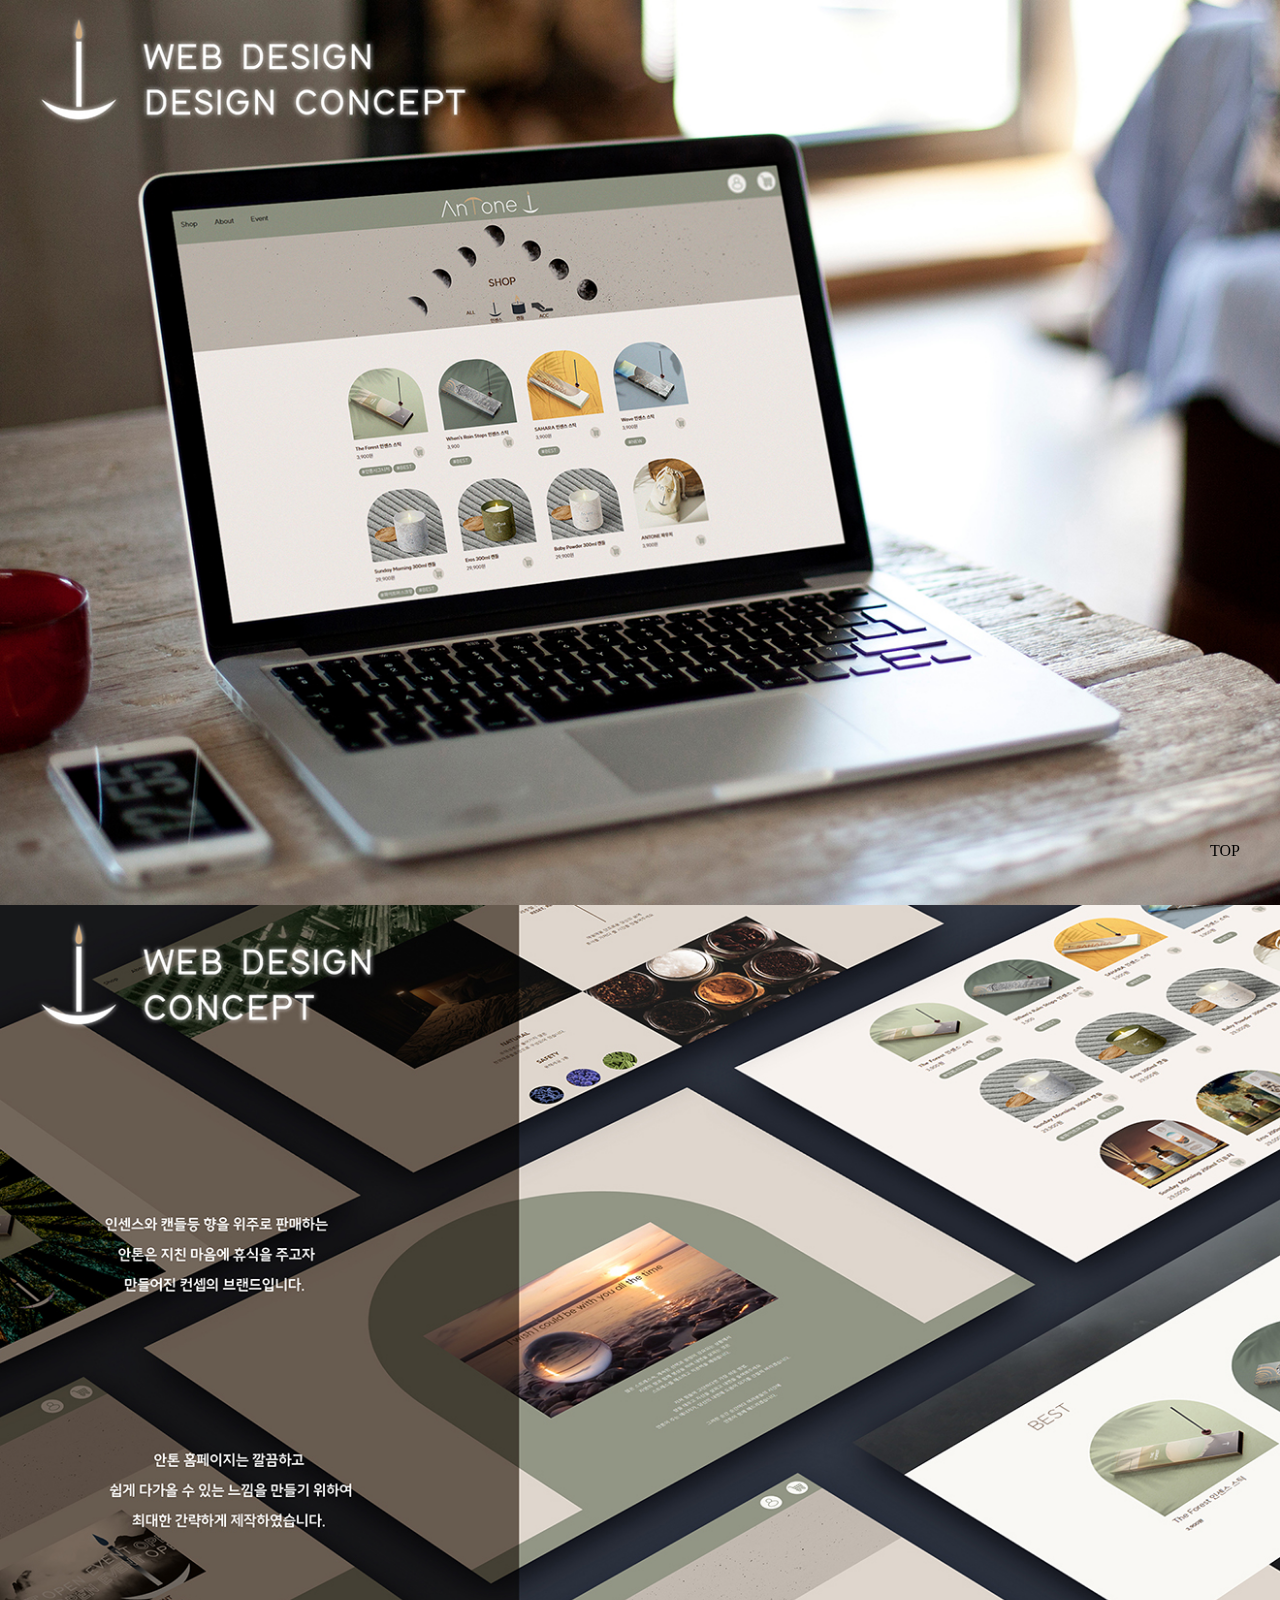
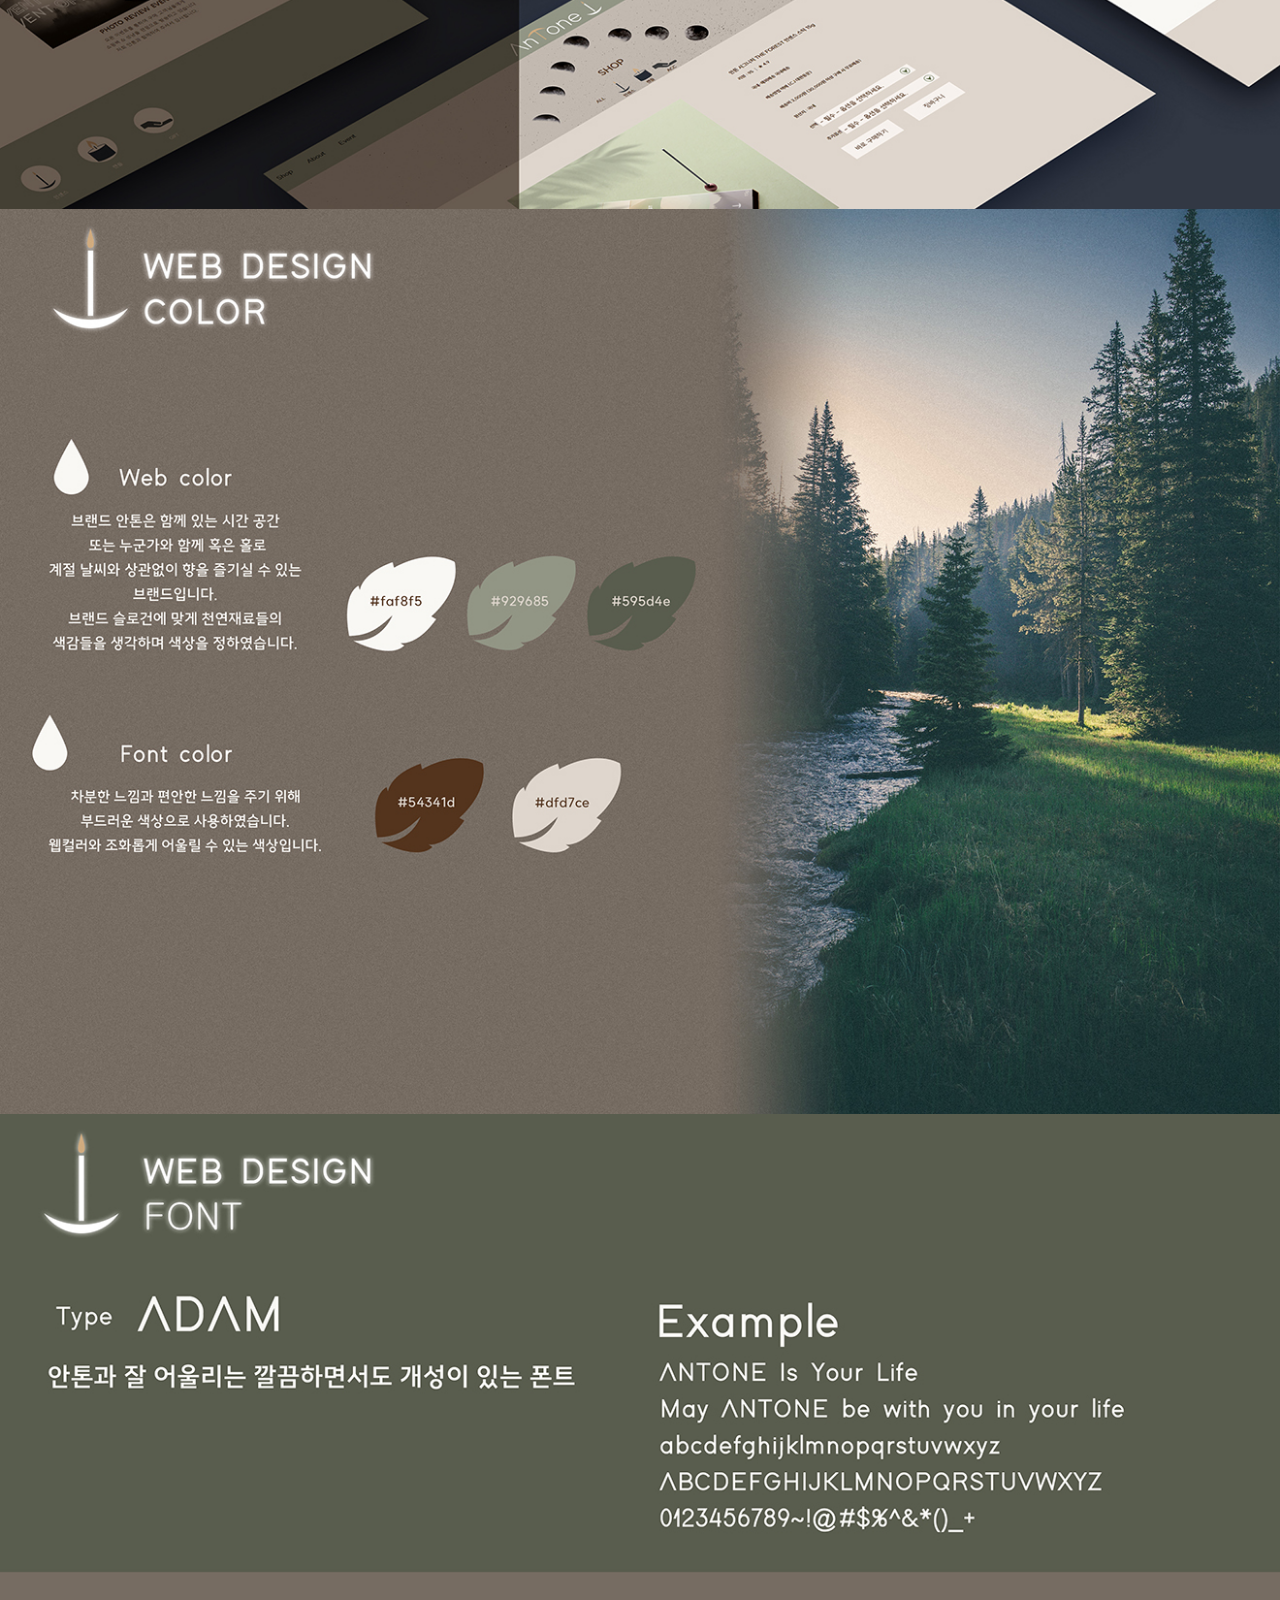
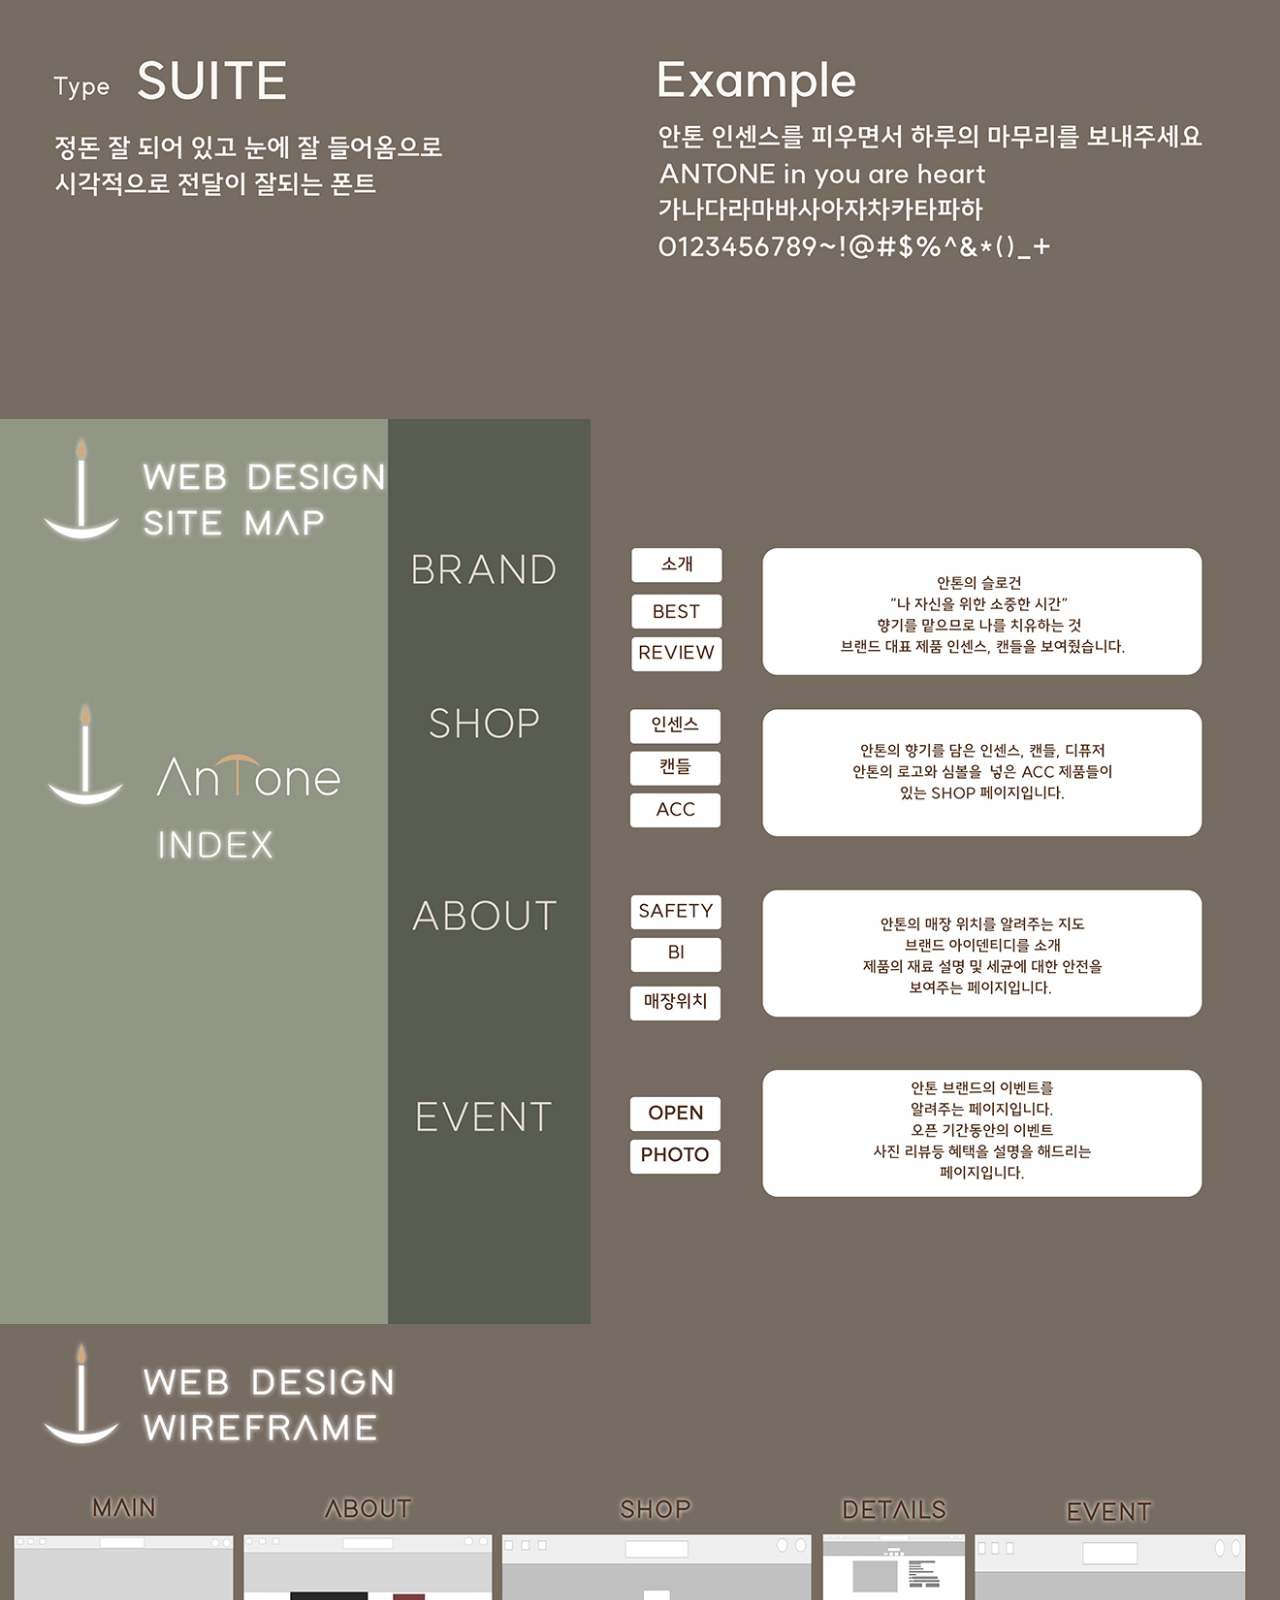
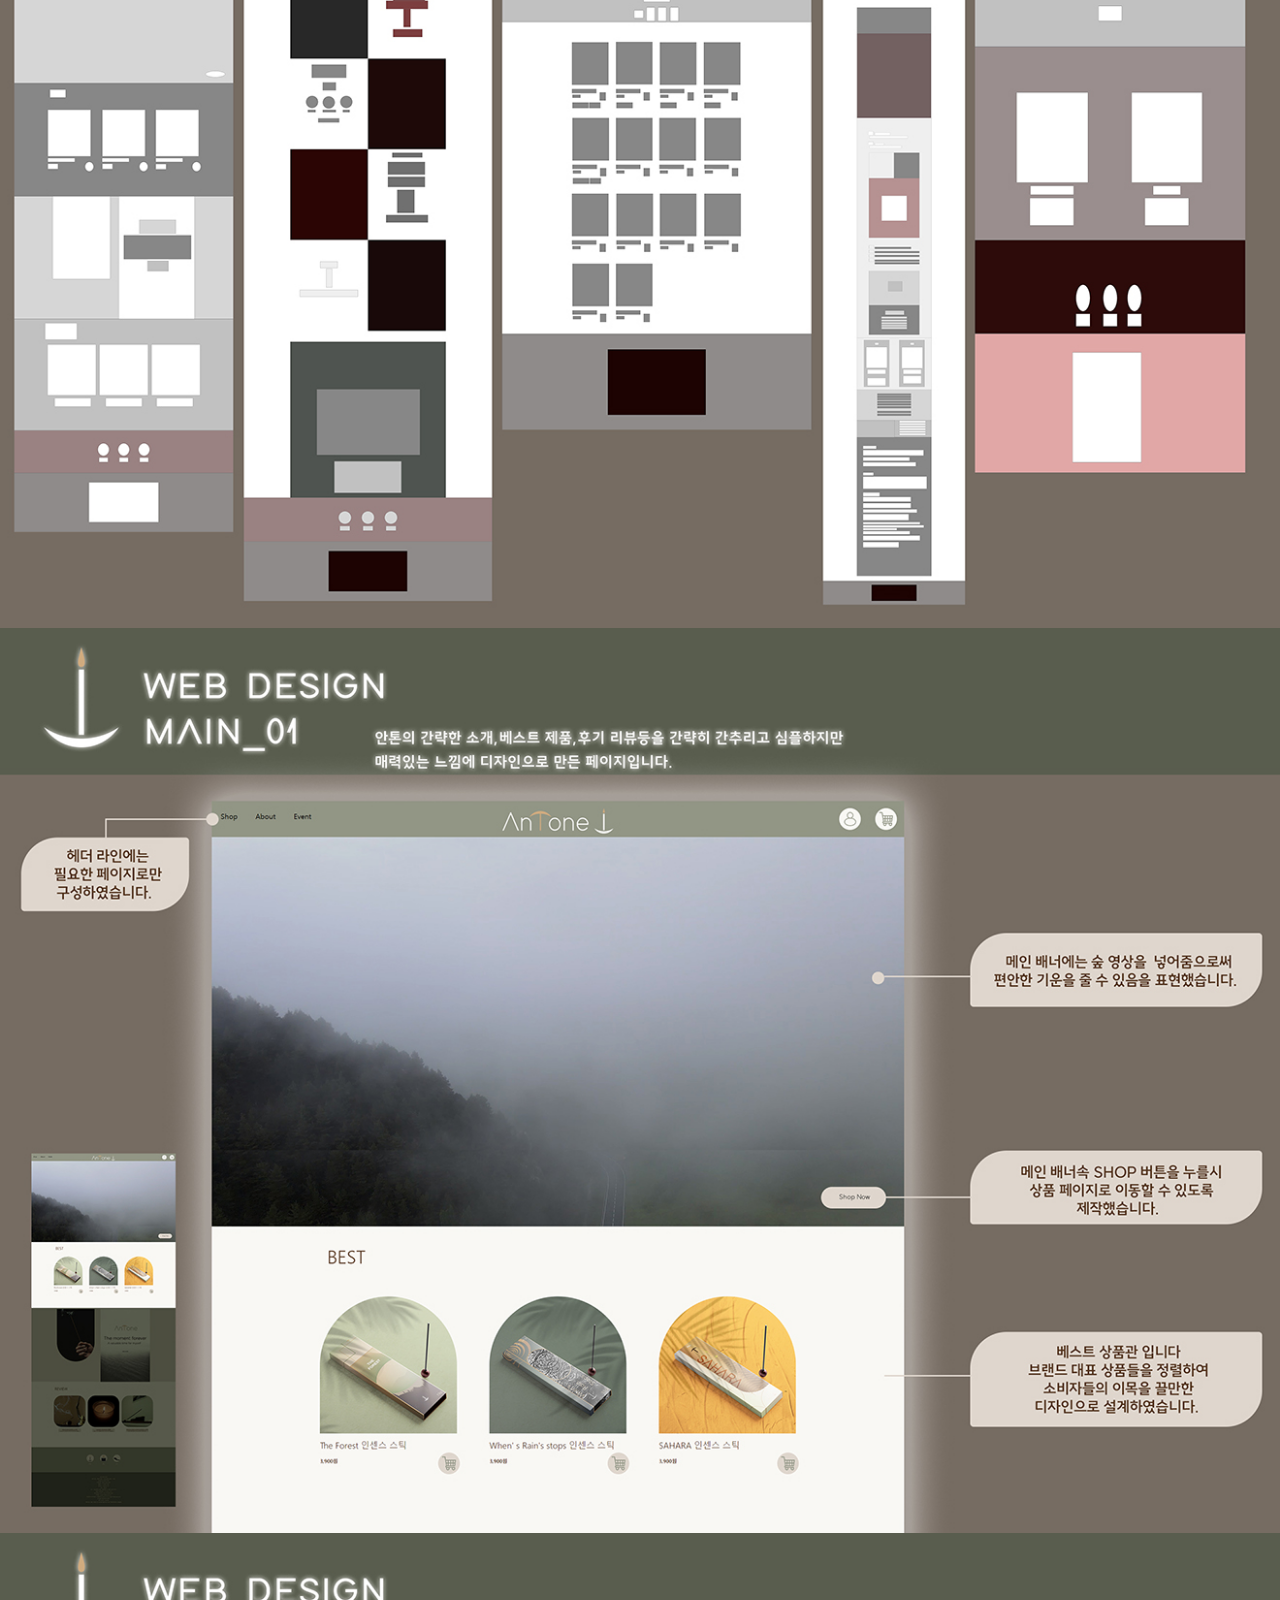
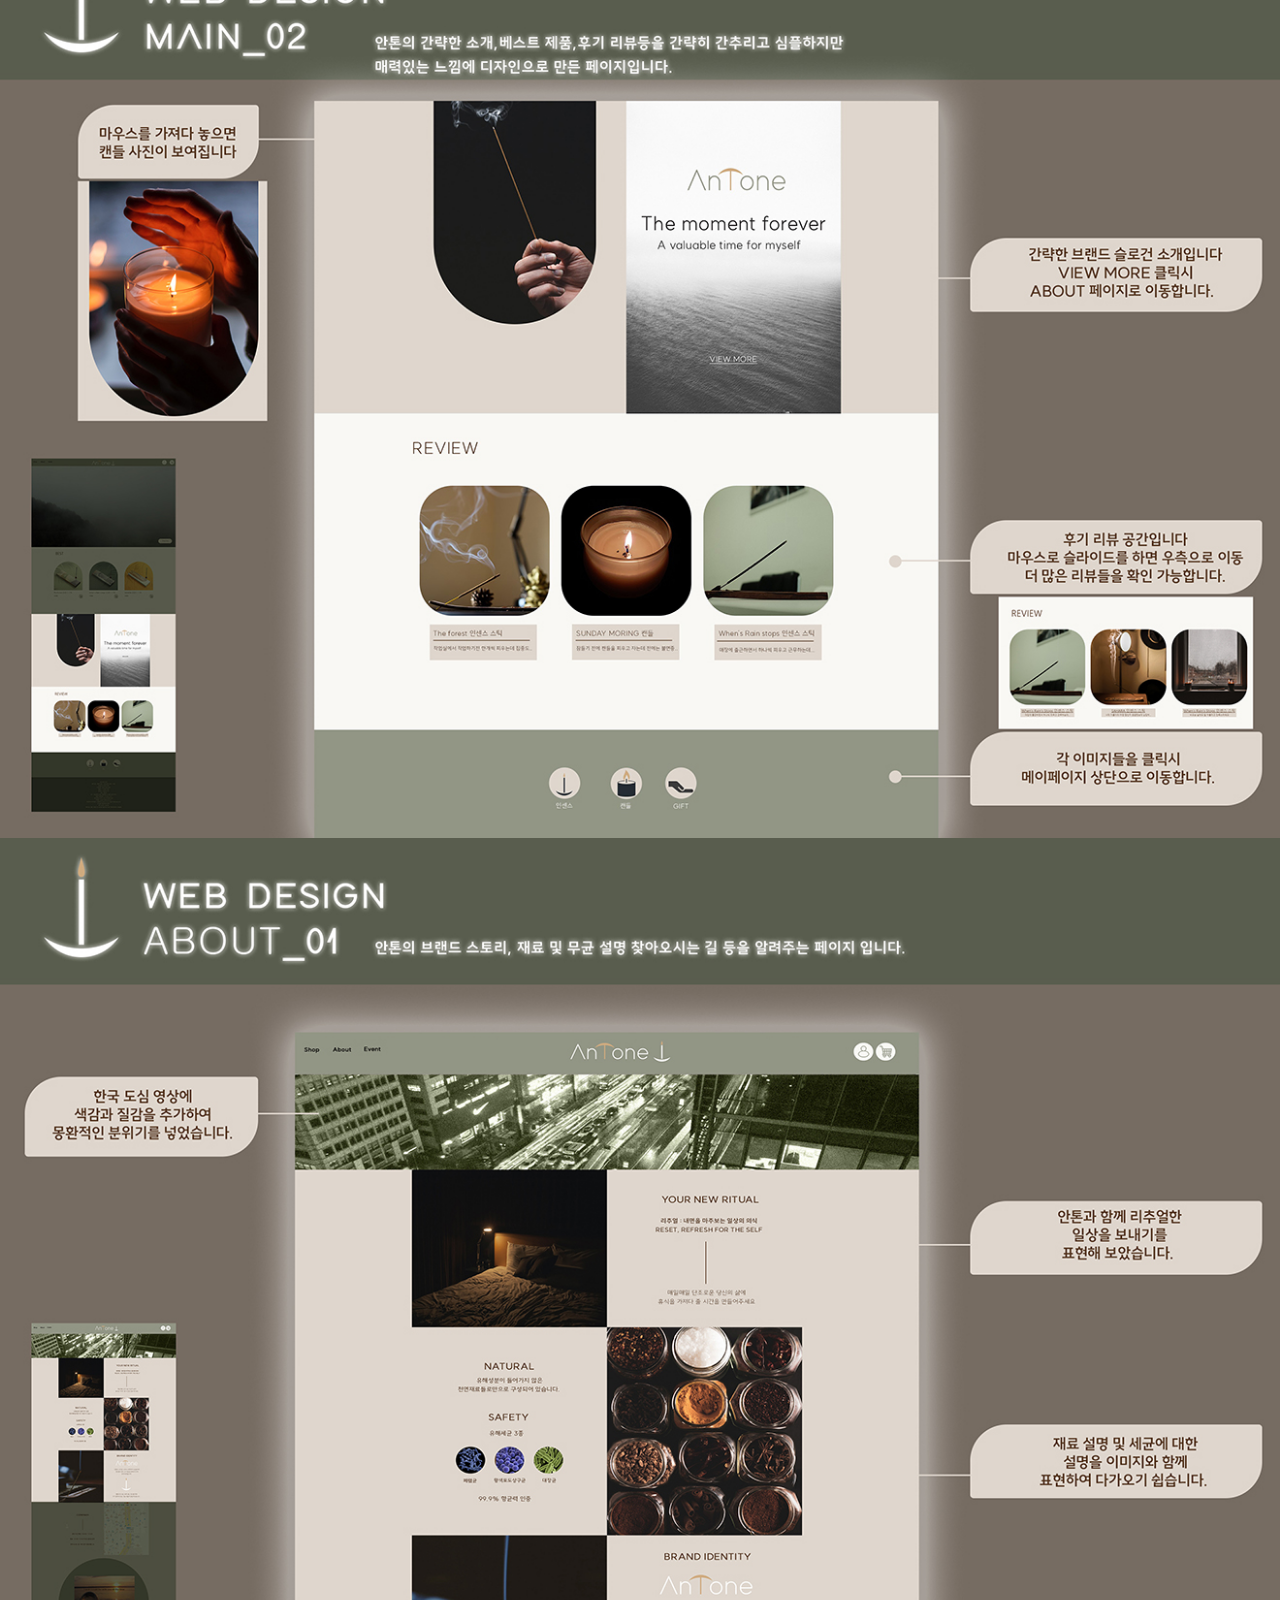
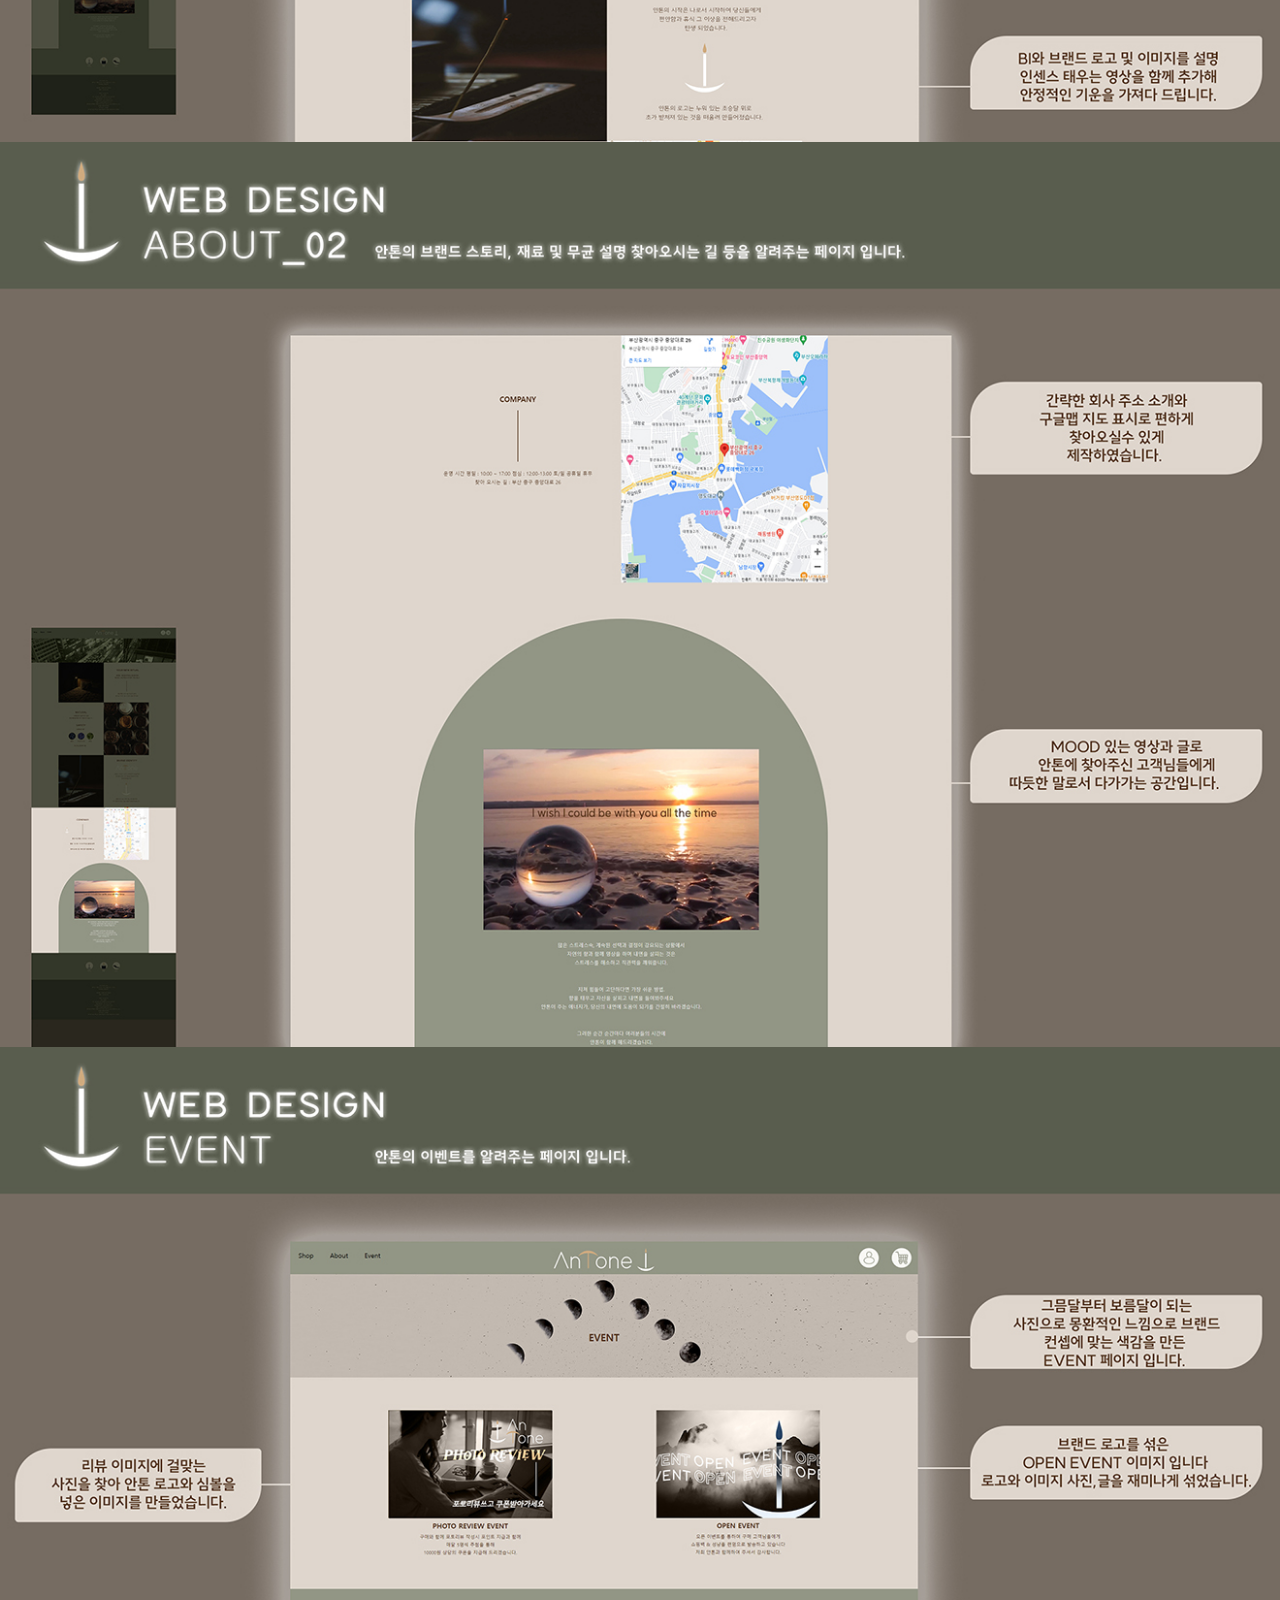
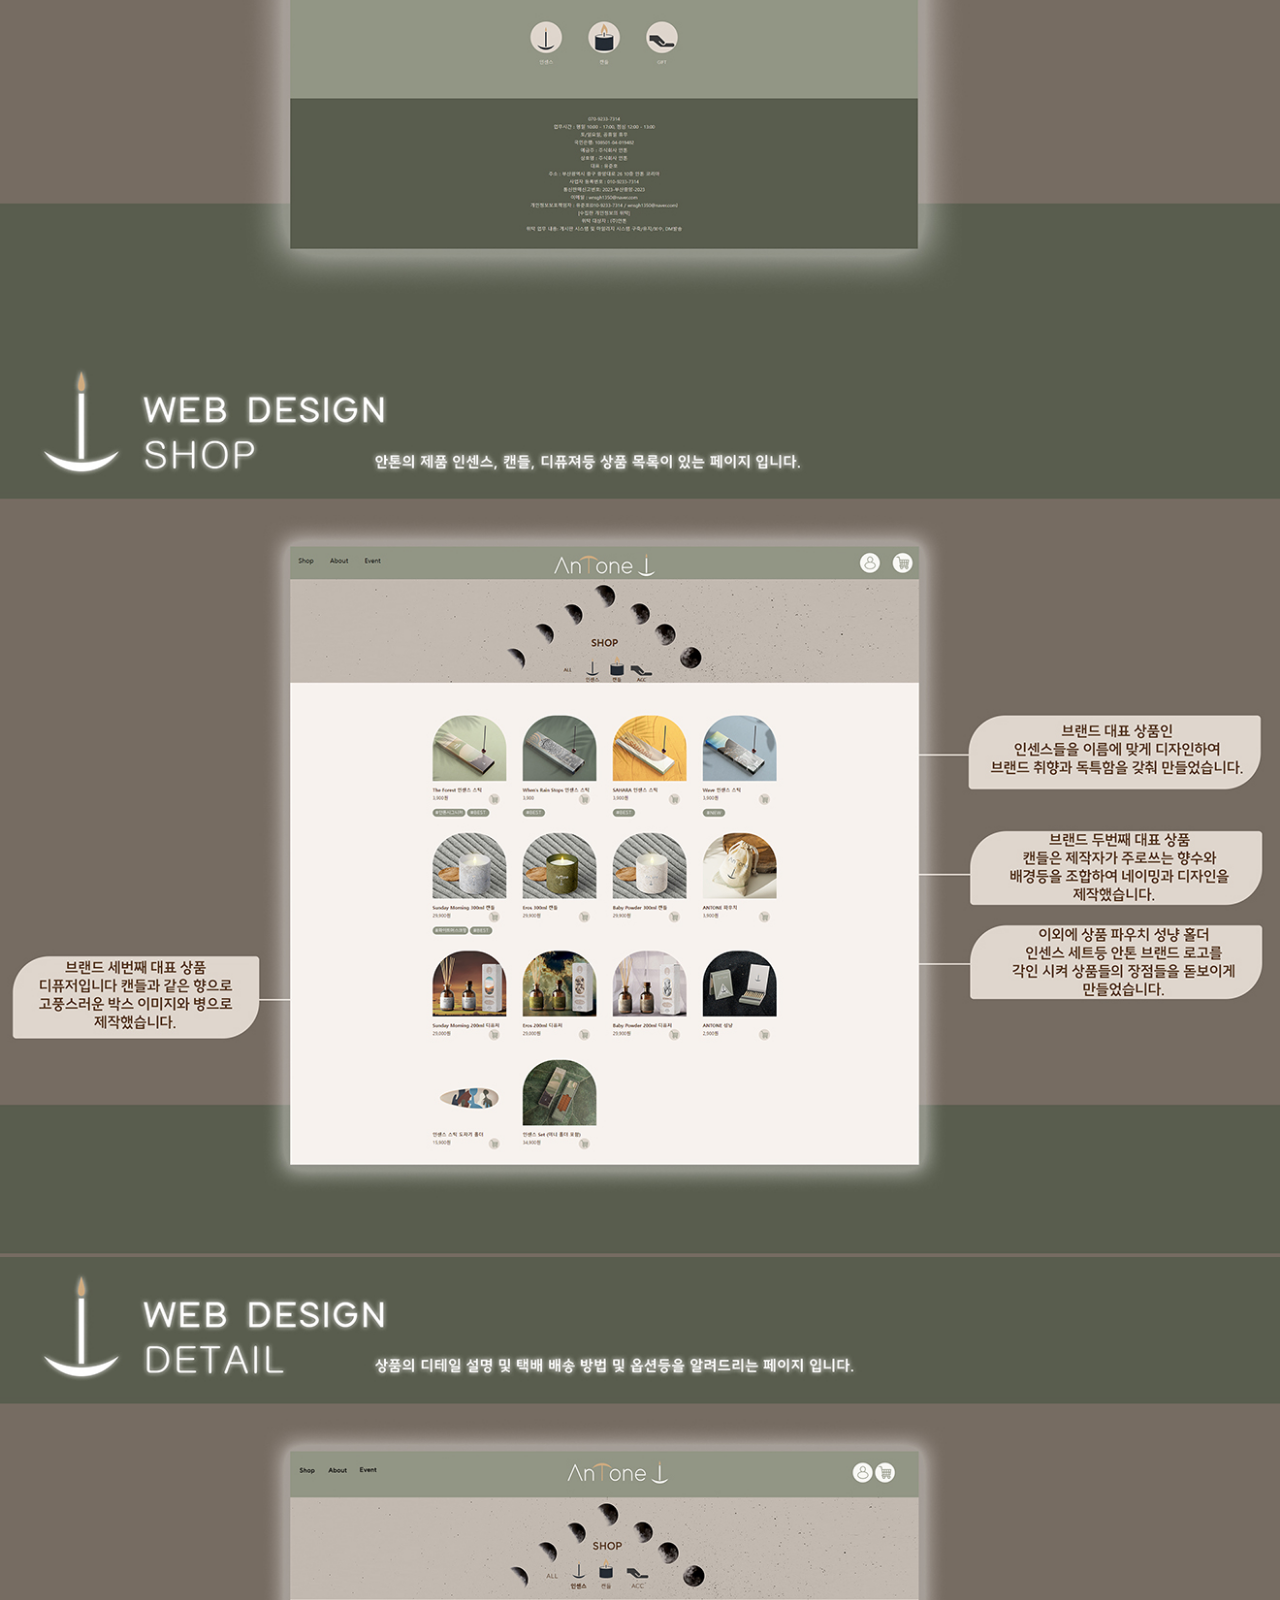
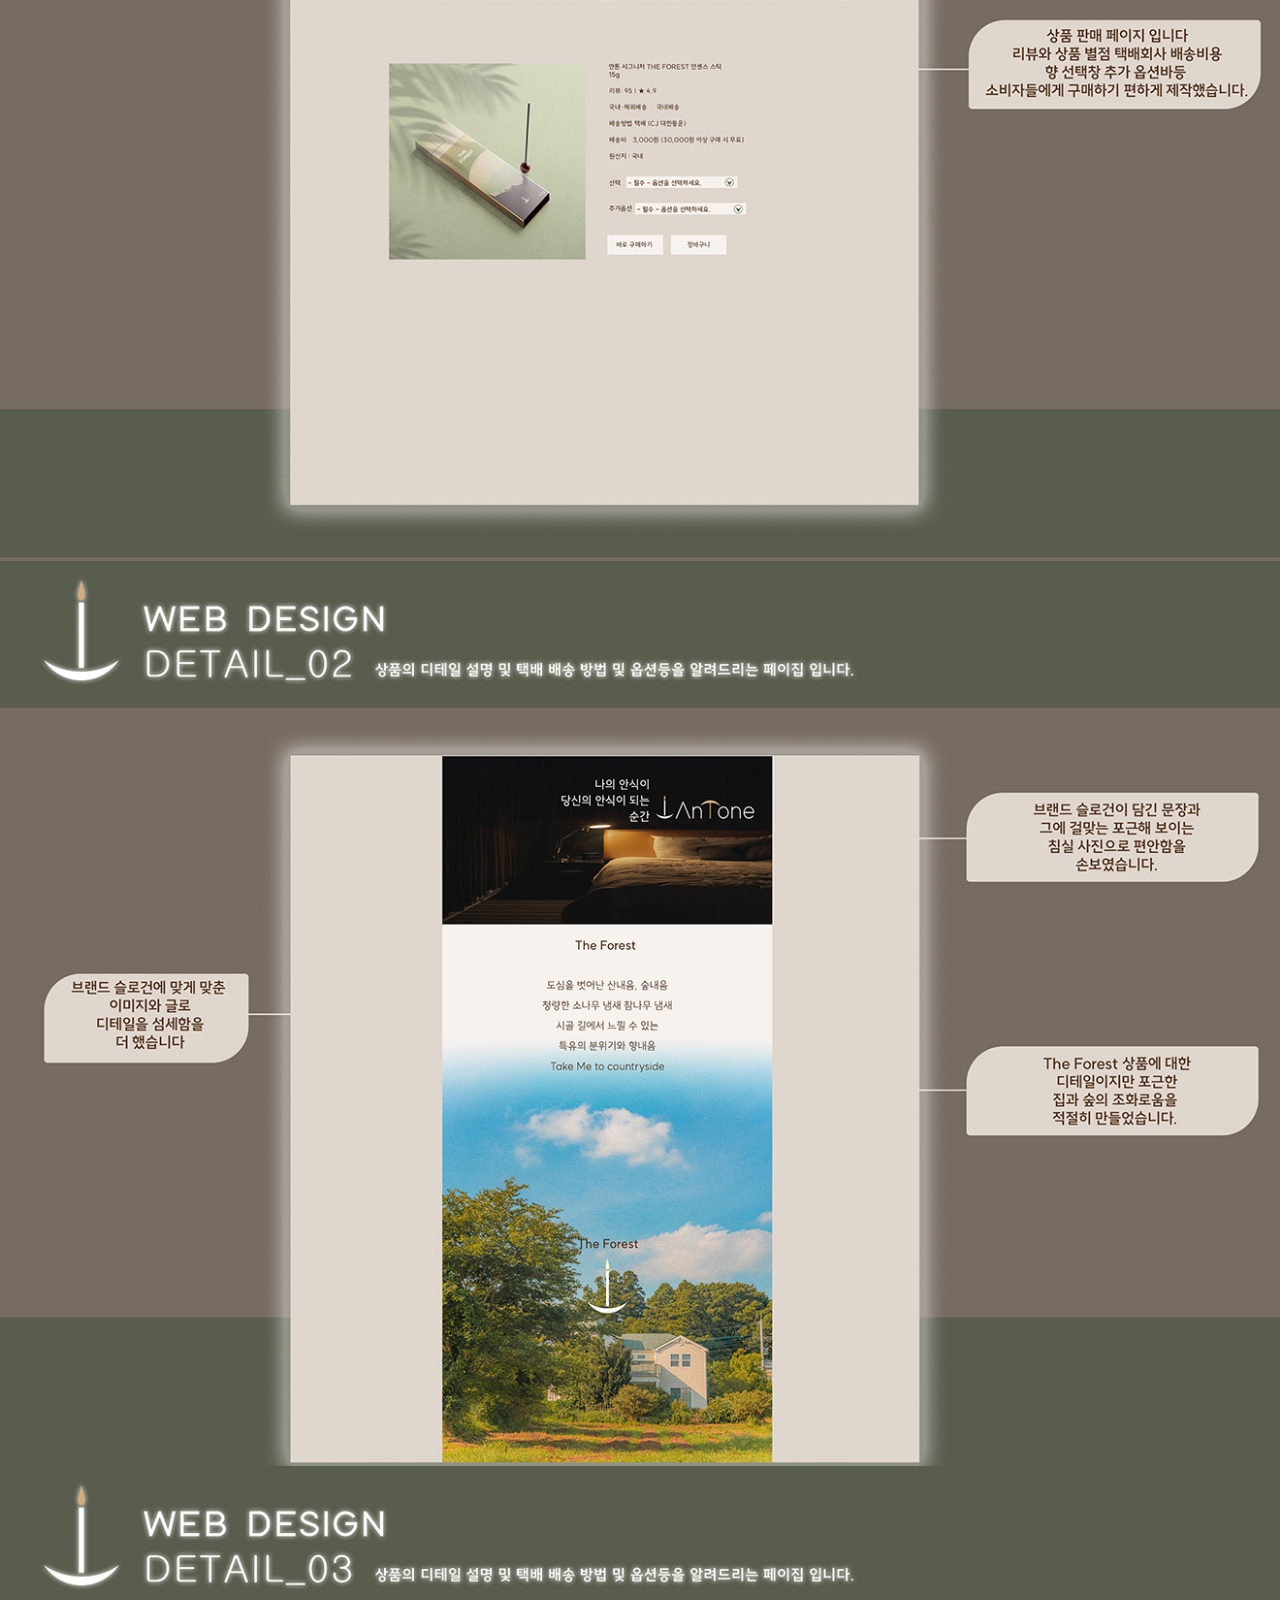
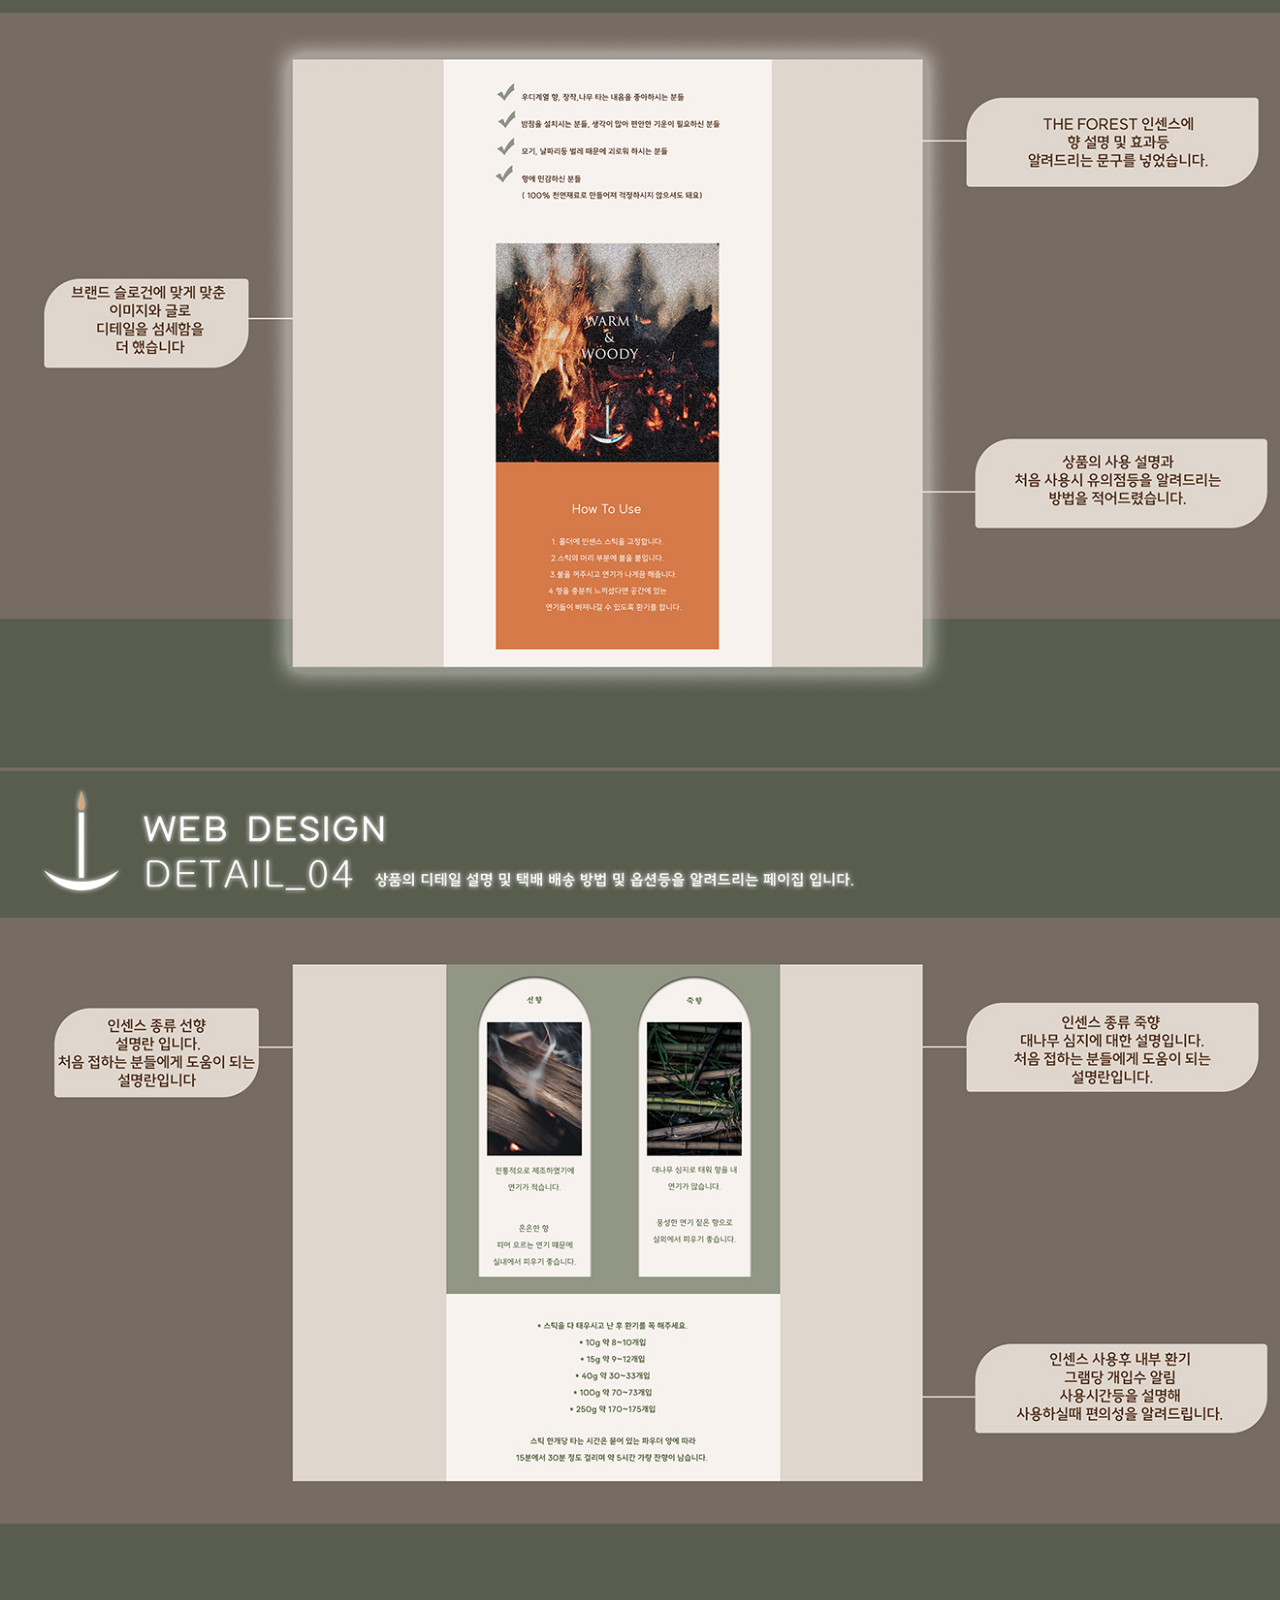
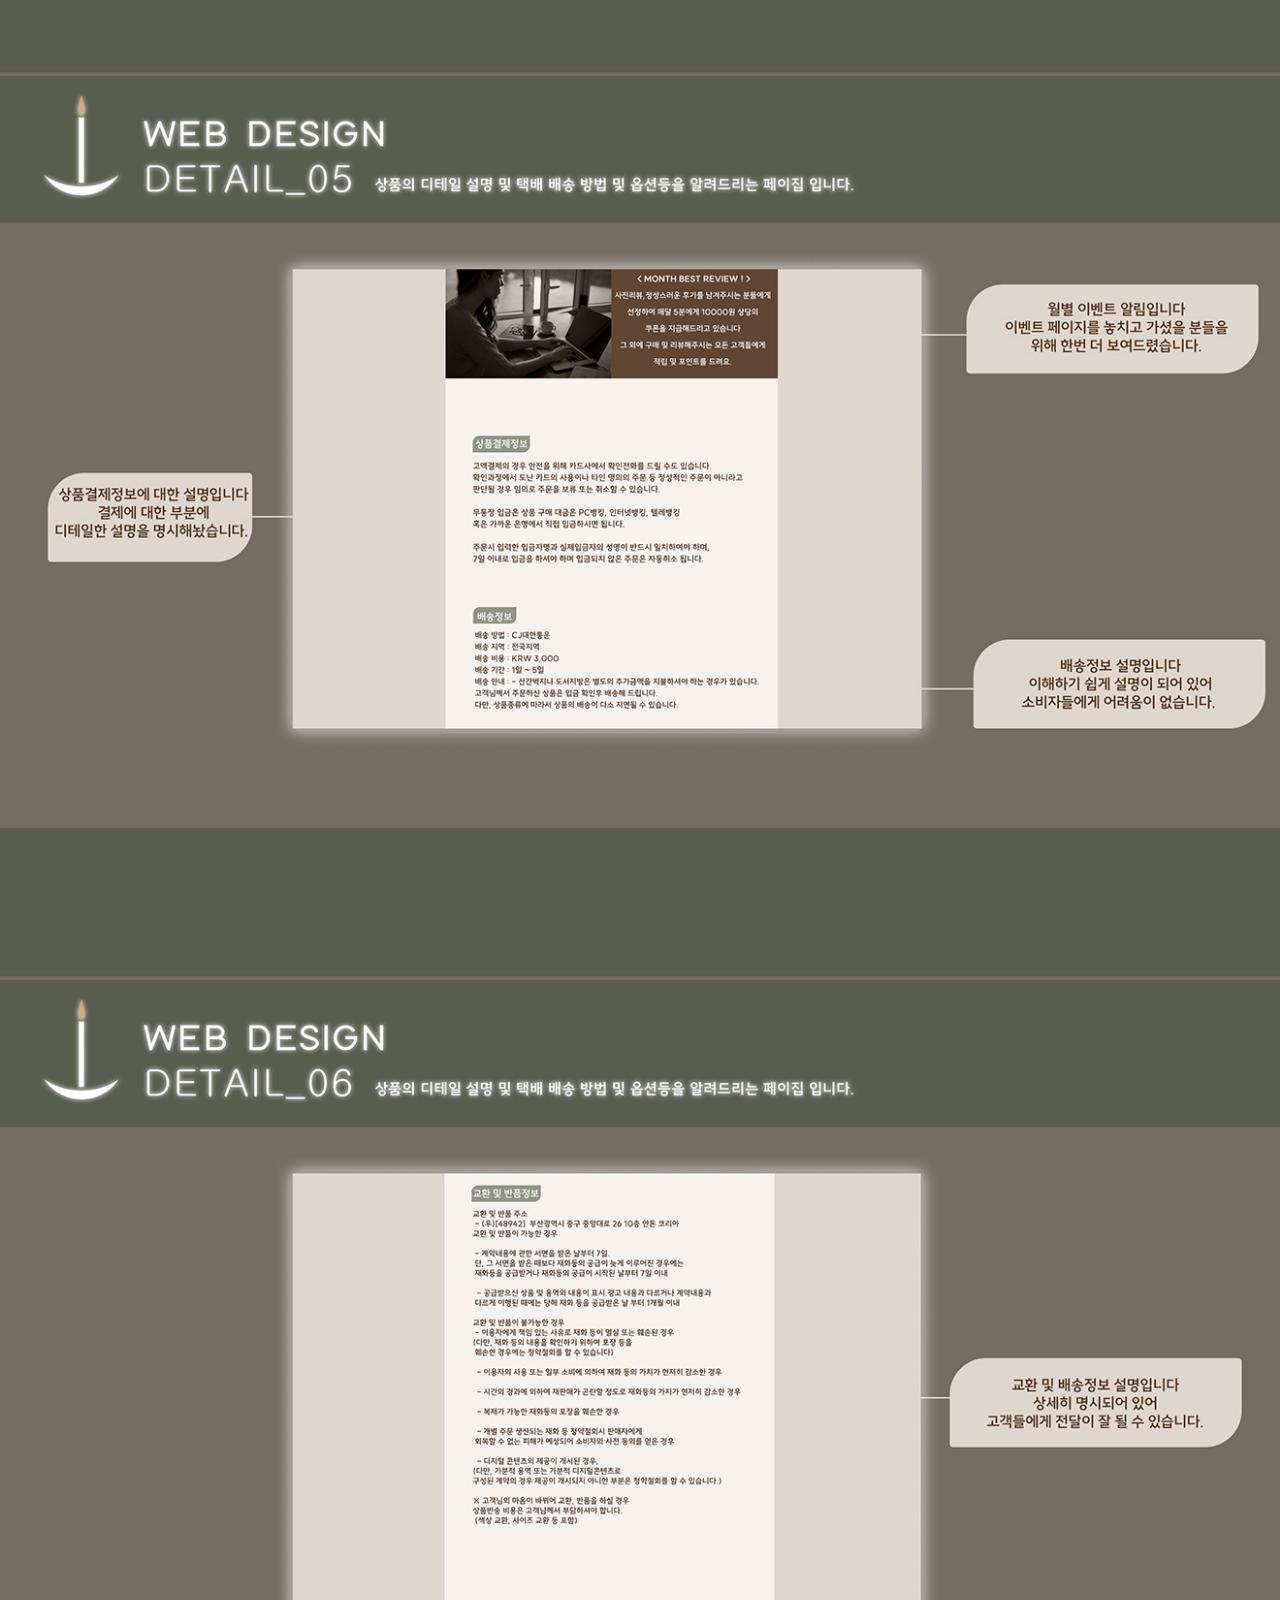
<file: WEB.html>
<!doctype html>
<html>

<head>
    <title>WEB</title>
    <meta charset="utf-8">
    <meta name="viewport" content="width=device-width, initial-scale=1">
    <meta http-equiv="X-UA-Compatible" content="IE=edge">
    <style>
        * {
            margin: 0;
            padding: 0;
        }

        a {
            text-decoration: none;
            color: #000;
        }

        img {
            vertical-align: middle;
        }

        .fixed_box {
            position: fixed;
            bottom: 40px;
            right: 30px;
            width: 40px;
        }

        #top {
            max-width: 1320px;
            margin: 0 auto;
        }

        #top img {
            width: 100%;
            display: block;
        }
    </style>
</head>

<body>
    <!--완성된 pdf 이미지를 1320크기로 뽑아서, 죽 나열하시면 됩니다!-->
    <div id="top">
        <img src="./web_images/1.jpg" class="web1"><!--가이드 이미지 경로 지정하기-->
        <img src="./web_images/2.jpg" class="web1"><!--가이드 이미지 경로 지정하기-->
        <img src="./web_images/3.jpg" class="web1"><!--가이드 이미지 경로 지정하기-->
        <img src="./web_images/4.jpg" class="web1"><!--가이드 이미지 경로 지정하기-->
        <img src="./web_images/5.jpg" class="web1"><!--가이드 이미지 경로 지정하기-->
        <img src="./web_images/6.jpg" class="web1"><!--가이드 이미지 경로 지정하기-->
        <img src="./web_images/7.jpg" class="web1"><!--가이드 이미지 경로 지정하기-->
        <img src="./web_images/8.jpg" class="web1"><!--가이드 이미지 경로 지정하기-->
        <img src="./web_images/9.jpg" class="web1"><!--가이드 이미지 경로 지정하기-->
        <img src="./web_images/10.jpg" class="web1"><!--가이드 이미지 경로 지정하기-->
        <img src="./web_images/11.jpg" class="web1"><!--가이드 이미지 경로 지정하기-->
        <img src="./web_images/12.jpg" class="web1"><!--가이드 이미지 경로 지정하기-->
        <img src="./web_images/13.jpg" class="web1"><!--가이드 이미지 경로 지정하기-->
        <img src="./web_images/14.jpg" class="web1"><!--가이드 이미지 경로 지정하기-->
        <img src="./web_images/15.jpg" class="web1"><!--가이드 이미지 경로 지정하기-->
        <img src="./web_images/16.jpg" class="web1"><!--가이드 이미지 경로 지정하기-->
        <img src="./web_images/17.jpg" class="web1"><!--가이드 이미지 경로 지정하기-->
        <img src="./web_images/18.jpg" class="web1"><!--가이드 이미지 경로 지정하기-->
        <img src="./web_images/19.jpg" class="web1"><!--가이드 이미지 경로 지정하기-->

    </div>
    <div class="fixed_box">
        <a href="#top" class="top_btn"><!--href부분은 이미지를 감싼 div에 있는 id이름과 동일하게 설정.-->
            TOP
        </a>
    </div>


    <!--이동시 부드럽게 이동시키기 위해 추가한 구문 시작. script쪽 전부 삭제가능.-->
    <script src="https://code.jquery.com/jquery-1.12.4.min.js"
        integrity="sha256-ZosEbRLbNQzLpnKIkEdrPv7lOy9C27hHQ+Xp8a4MxAQ=" crossorigin="anonymous"></script>
    <script>
        $(function () {
            $('a[href*="#"]:not([href="#"])').click(function () {
                if (location.pathname.replace(/^\//, '') == this.pathname.replace(/^\//, '') && location.hostname == this.hostname) {
                    var target = $(this.hash);
                    target = target.length ? target : $('[name=' + this.hash.slice(1) + ']');
                    if (target.length) {
                        $('html, body').animate({
                            scrollTop: target.offset().top
                        }, 500);//움직이는 시간 조정
                        return false;
                    }
                }
            });
        });
    </script>
    <!--이동시 부드럽게 이동시키기 위해 추가한 구문 끝. 삭제가능.-->
</body>

</html>
</file>
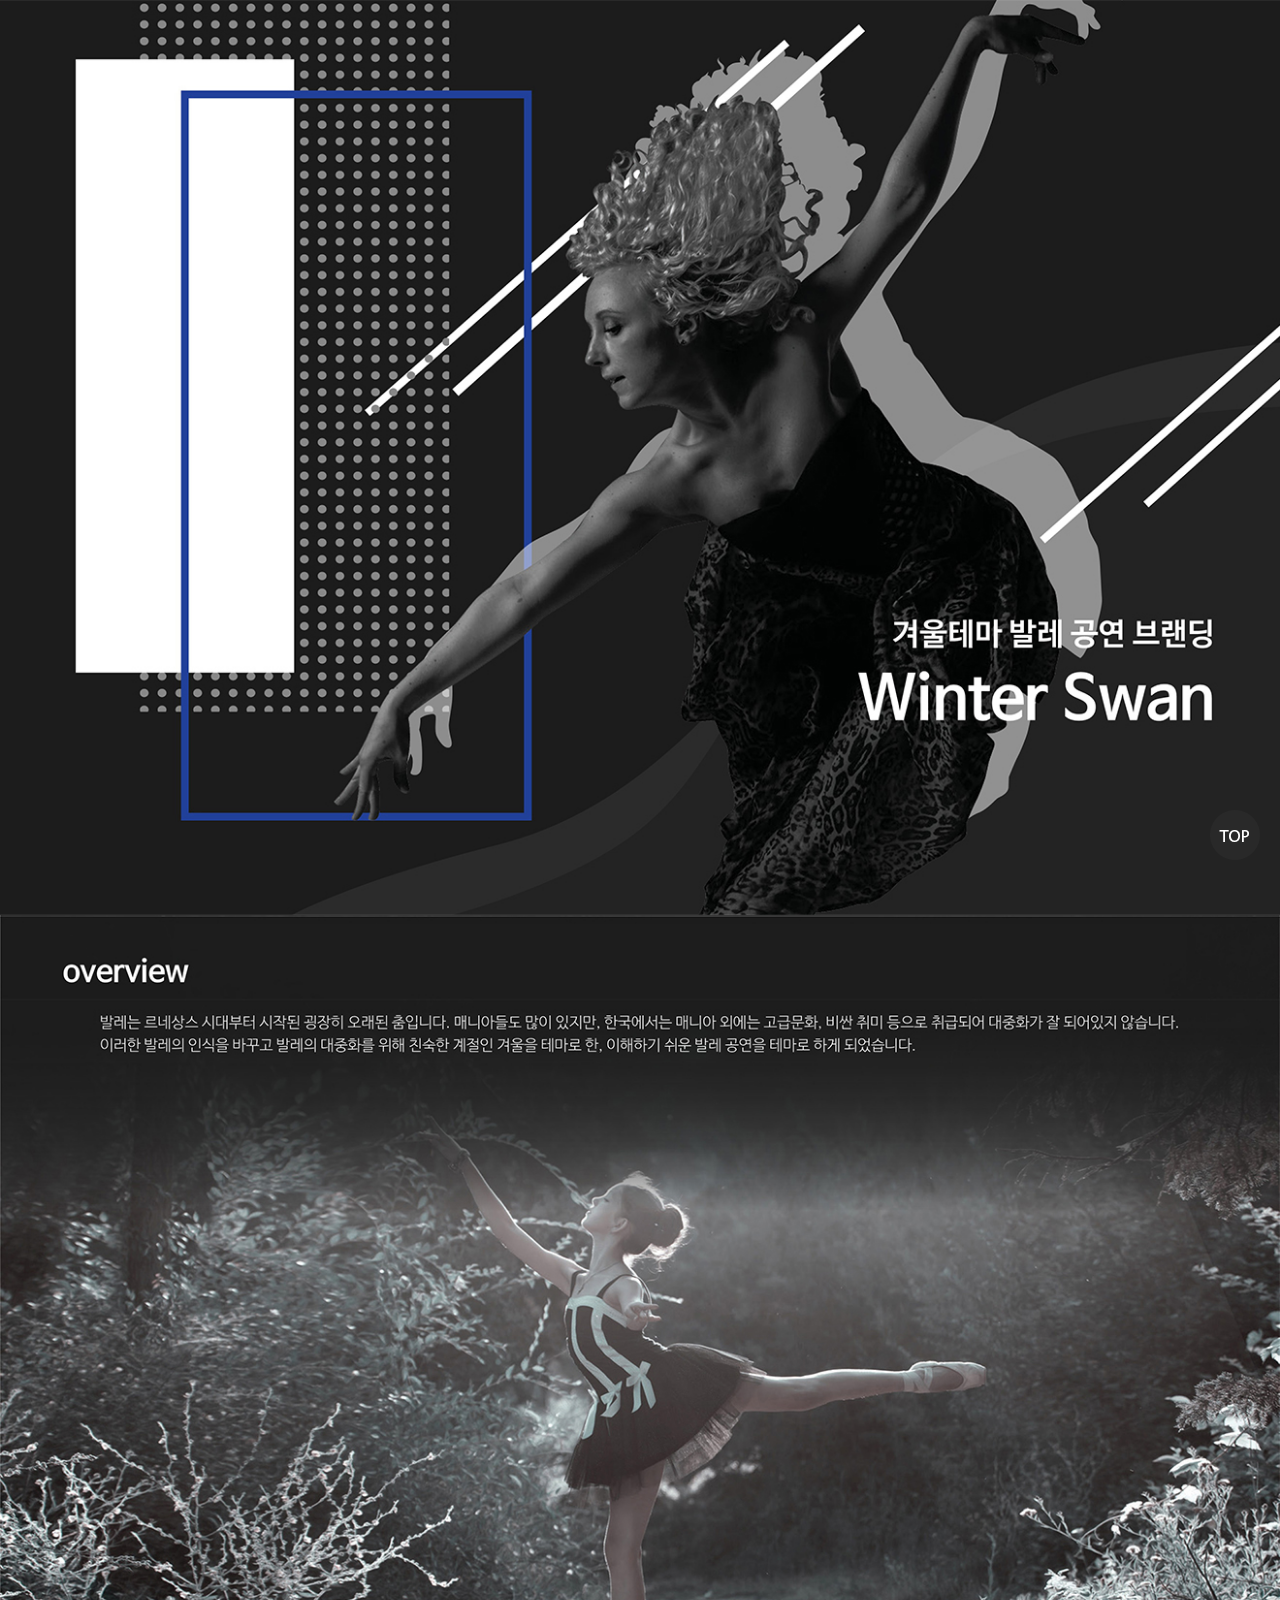
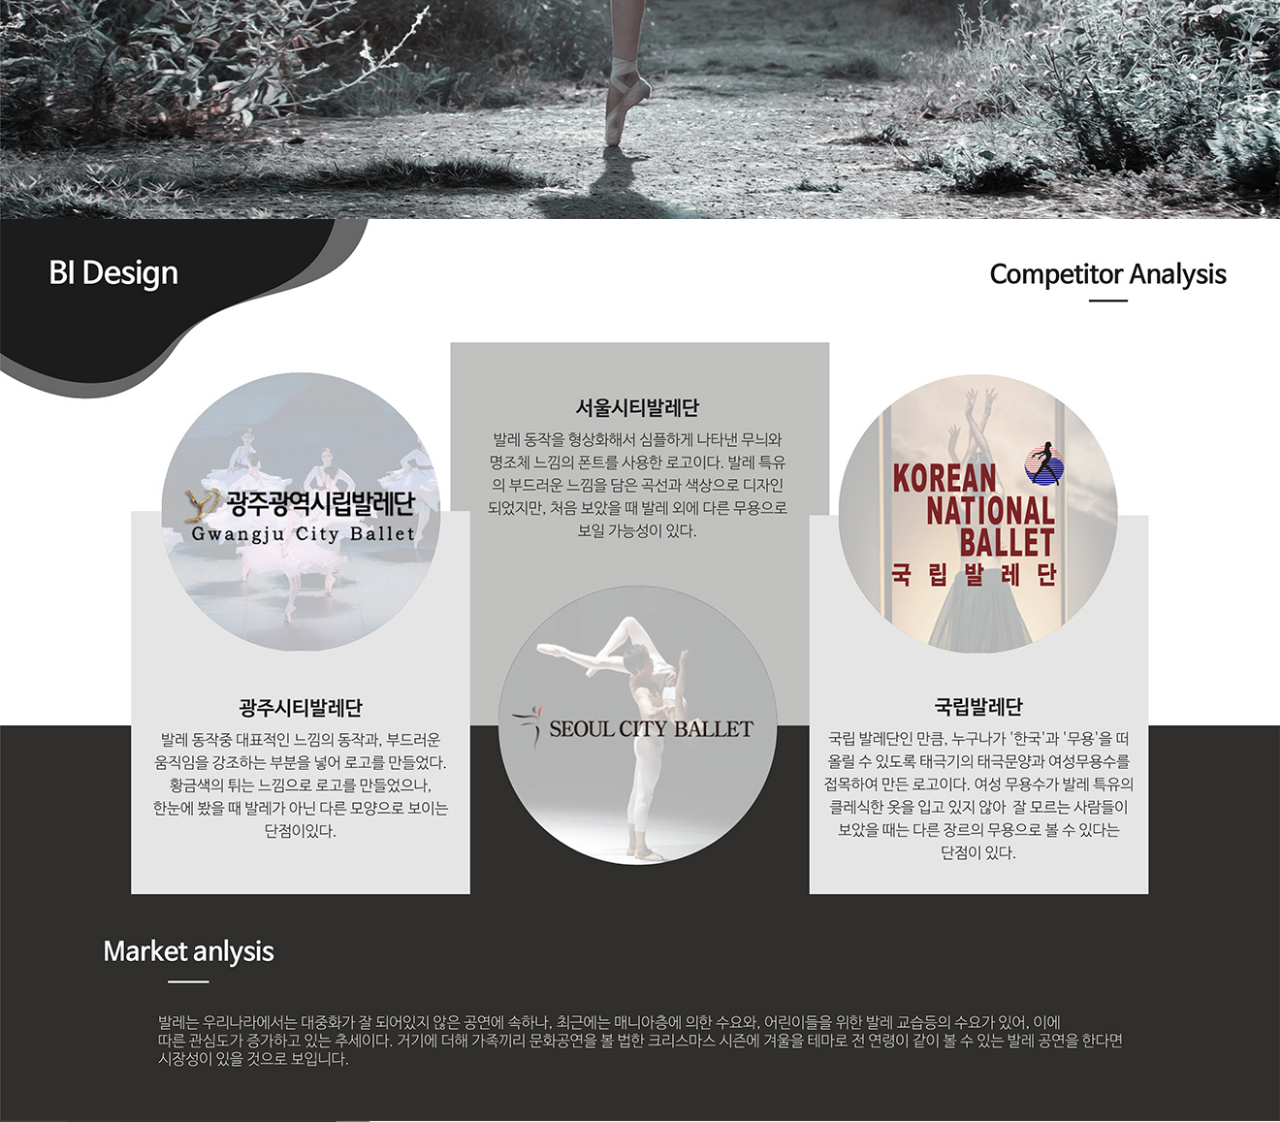
<file: guide_sample/bi_design.html>
<!doctype html>
<html>

<head>
	<title>가이드샘플</title>
	<meta charset="utf-8">
	<meta name="viewport" content="width=device-width, initial-scale=1">
	<meta http-equiv="X-UA-Compatible" content="IE=edge">
	<style>
		* {
			margin: 0;
			padding: 0;
		}

		a {
			text-decoration: none;
			color: #000;
		}

		img {
			vertical-align: middle;
		}

		.fixed_box {
			position: fixed;
			bottom: 40px;
			right: 30px;
			width: 40px;
		}

		#top {
			max-width: 1320px;
			margin: 0 auto;
		}

		#top img {
			width: 100%;
			display: block;
		}
	</style>
</head>

<body>
	<!--완성된 pdf 이미지를 1320크기로 뽑아서, 죽 나열하시면 됩니다!-->
	<div id="top">
		<img src="images/1.jpg" class="guide1"><!--가이드 이미지 경로 지정하기-->
		<img src="images/2.jpg" class="guide1"><!--가이드 이미지 경로 지정하기-->
		<img src="images/3.jpg" class="guide1"><!--가이드 이미지 경로 지정하기-->
	</div>
	<div class="fixed_box">
		<a href="#top" class="top_btn"><!--href부분은 이미지를 감싼 div에 있는 id이름과 동일하게 설정.-->
			<img src="images/top.png" alt="top">
		</a>
	</div>


	<!--이동시 부드럽게 이동시키기 위해 추가한 구문 시작. script쪽 전부 삭제가능.-->
	<script src="https://code.jquery.com/jquery-1.12.4.min.js"
		integrity="sha256-ZosEbRLbNQzLpnKIkEdrPv7lOy9C27hHQ+Xp8a4MxAQ=" crossorigin="anonymous"></script>
	<script>
		$(function () {
			$('a[href*="#"]:not([href="#"])').click(function () {
				if (location.pathname.replace(/^\//, '') == this.pathname.replace(/^\//, '') && location.hostname == this.hostname) {
					var target = $(this.hash);
					target = target.length ? target : $('[name=' + this.hash.slice(1) + ']');
					if (target.length) {
						$('html, body').animate({
							scrollTop: target.offset().top
						}, 500);//움직이는 시간 조정
						return false;
					}
				}
			});
		});
	</script>
	<!--이동시 부드럽게 이동시키기 위해 추가한 구문 끝. 삭제가능.-->
</body>

</html>
</file>
